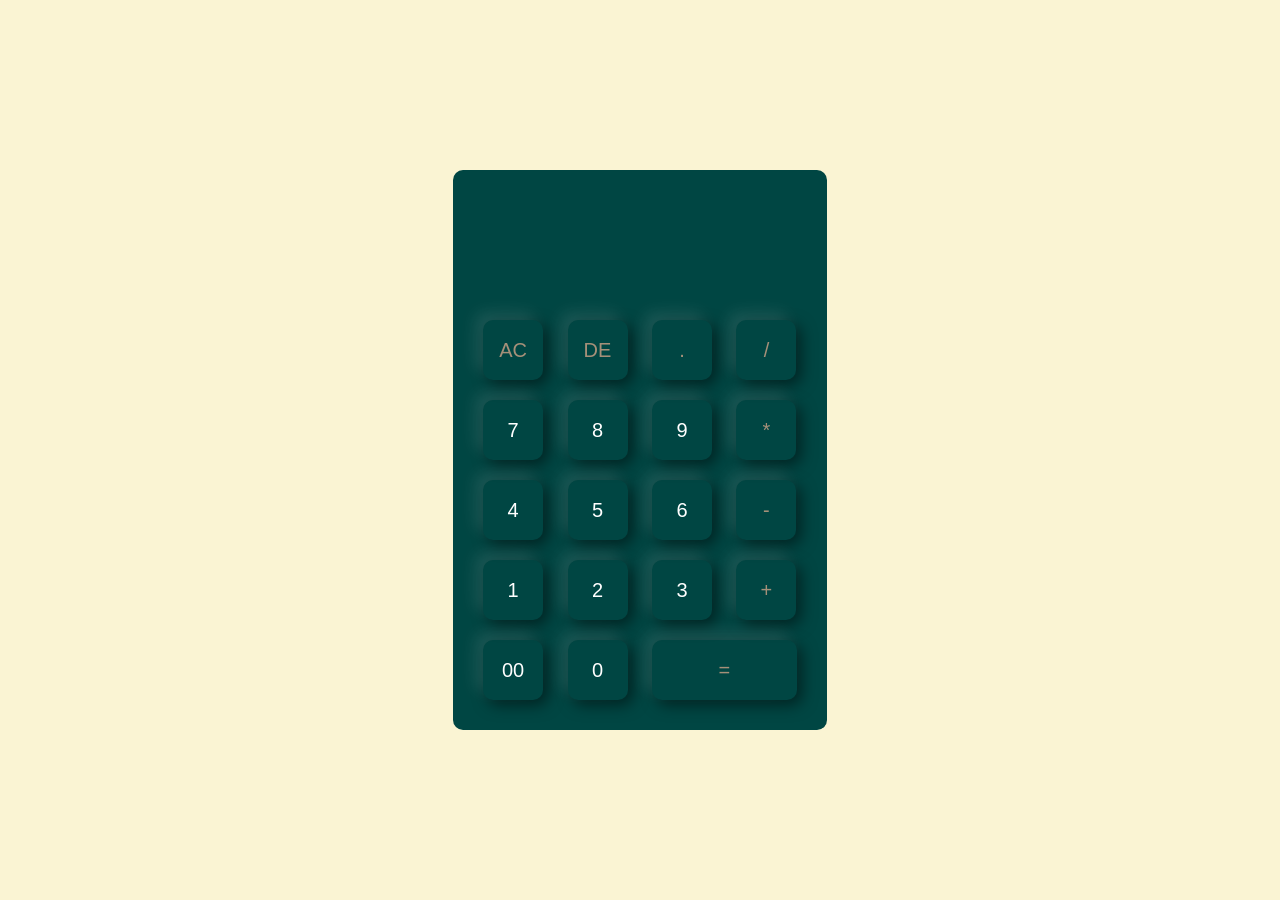
<file: ASSETS/CALCULATOR PROJECT copy/index.html>
<!DOCTYPE html>
<html>

<head>
    <meta name="viewport" content="width=device-width, initial-scale=1.0">
    <title>Aliyan's Calculator</title>
    <link rel="stylesheet" href="style.css">
    <script>
        function addToDisplay(value) {
            var display = document.forms.calculator.display;

            if (value === '.' && display.value.includes('.')) {
                return;
            }

            display.value += value;
        }
    </script>
</head>

<body>

    <div class="container">

        <div class="calculator">
            <form>
                <div class="display">
                    <input type="text" name="display">
                </div>
                <div> 
                    <input type="button" value="AC" onclick="display.value = '' " class="operator">
                    <input type="button" value="DE" onclick="display.value = display.value.toString().slice(0,-1)" class="operator">
                    <input type="button" value="." onclick="display.value += '.' " class="operator">
                    <input type="button" value="/" onclick="display.value += '/' " class="operator">                   
                </div>
                <div> 
                    <input type="button" value="7" onclick="display.value += '7' ">
                    <input type="button" value="8" onclick="display.value += '8' ">
                    <input type="button" value="9" onclick="display.value += '9' ">
                    <input type="button" value="*" onclick="display.value += '*' " class="operator">                                      
                </div>
                <div> 
                    <input type="button" value="4" onclick="display.value += '4' ">
                    <input type="button" value="5" onclick="display.value += '5' ">
                    <input type="button" value="6" onclick="display.value += '6' ">
                    <input type="button" value="-" onclick="display.value += '-' " class="operator">                   
                </div>
                <div> 
                    <input type="button" value="1" onclick="display.value += '1' ">
                    <input type="button" value="2" onclick="display.value += '2' ">
                    <input type="button" value="3" onclick="display.value += '3' ">
                    <input type="button" value="+" onclick="display.value += '+' " class="operator">                   
                </div>
                <div> 
                    <input type="button" value="00" onclick="display.value += '00' ">
                    <input type="button" value="0" onclick="display.value += '0' ">
                    <input type="button" value="=" onclick="display.value = eval(display.value)"" class="equal operator">                  
                </div>
            </form>
        </div>
    </div>

</body>






</html>
</file>
<file: ASSETS/CALCULATOR PROJECT copy/style.css>
*{
    margin: 0;
    padding: 0;
    font-family: 'Poppins', sans-serif;
    box-sizing: border-box;
}


.container{
    width: 100%;
    height: 100vh;
    background: #faf4d3;
    display: flex;
    align-items: center;
    justify-content: center;
}

.calculator{
    background: #004643;
    padding: 20px;
    border-radius: 10px;
}


.calculator form input{
    border: 0;
    outline: 0;
    width: 60px;
    height: 60px;
    border-radius: 10px;
    box-shadow: -8px -8px 15px rgba(255, 255, 255, 0.1),5px 5px 15px rgba(0, 0, 0, 0.5);
    background: transparent;
    font-size: 20px;
    color: #fff;
    cursor: pointer;
    margin: 10px;
}

form .display{
    display: flex;
    justify-content: flex-end;
    margin: 20px 0;
}

form .display input{
    text-align: right;
    flex: 1;
    font-size: 45px;
    box-shadow: none;
}

form input.equal{
    width: 145px;
}

form input.operator{
    color: #A59079;
}
</file>
